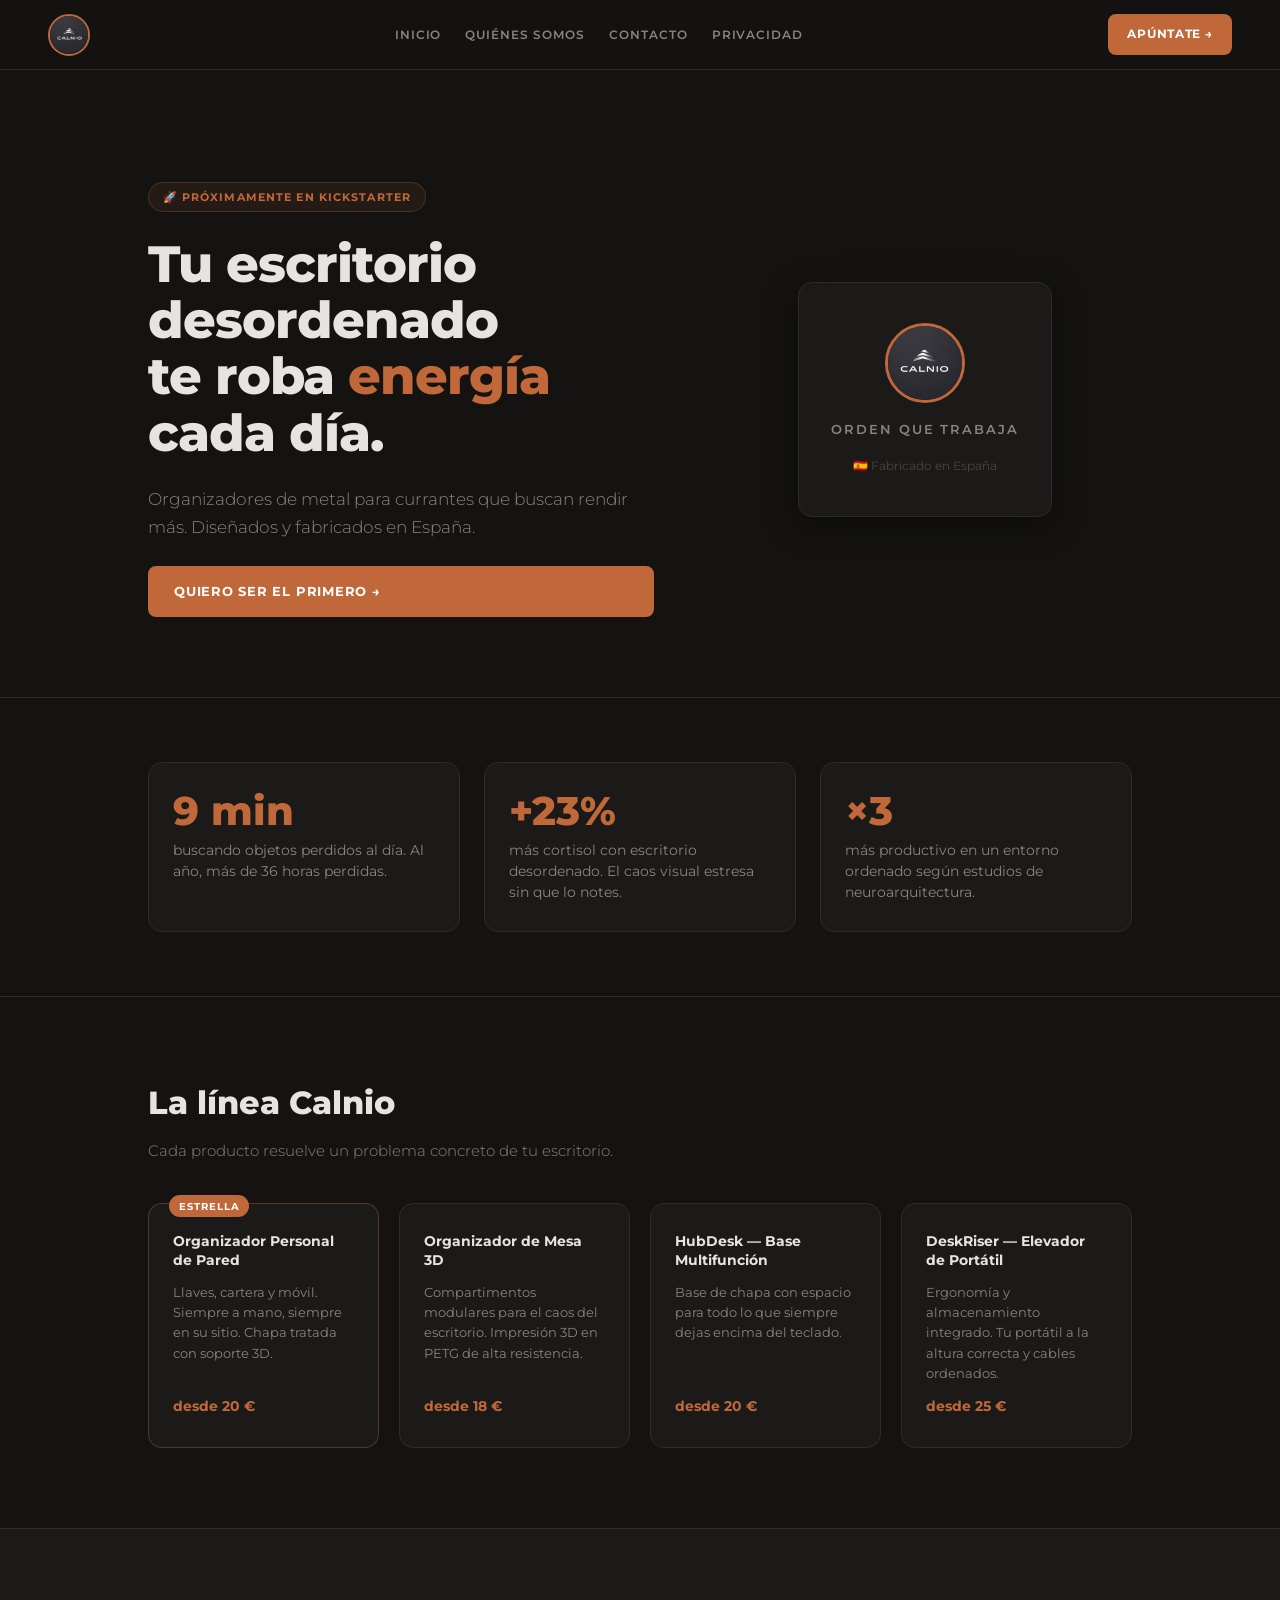
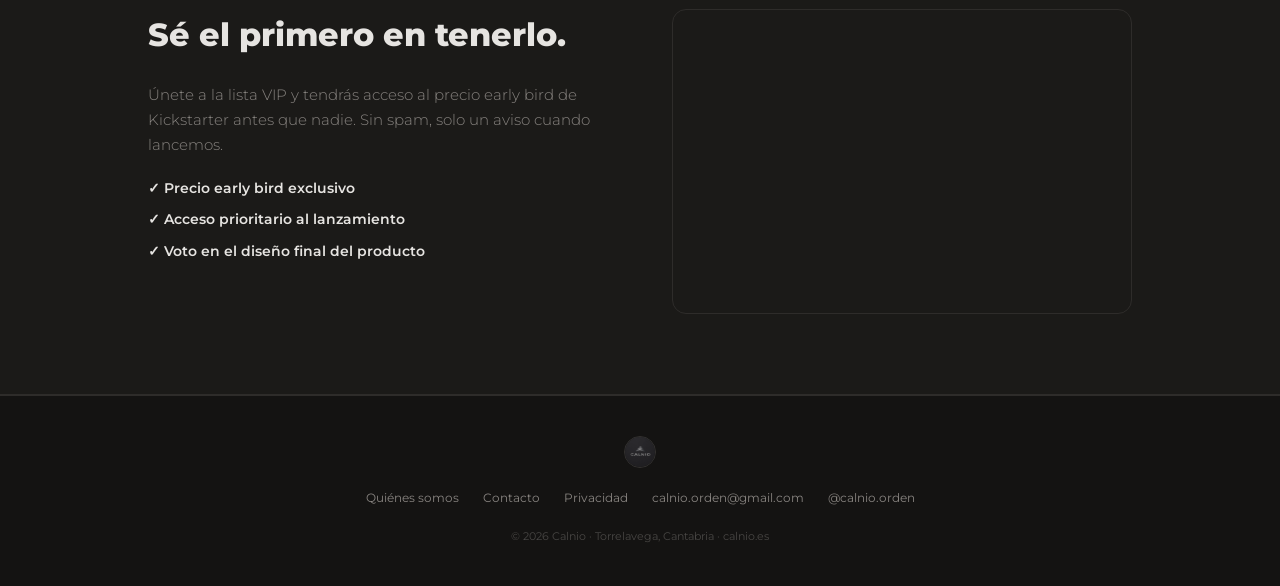
<file: index.html>
<!DOCTYPE html>
<html lang="es">
<head>
<meta charset="UTF-8">
<meta name="viewport" content="width=device-width, initial-scale=1.0">
<meta name="description" content="Calnio — Organizadores de metal para currantes que buscan rendir más. Fabricados en España. Próximamente en Kickstarter.">
<title>Calnio — Orden que trabaja</title>
<link rel="preconnect" href="https://fonts.googleapis.com">
<link rel="preconnect" href="https://fonts.gstatic.com" crossorigin>
<link href="https://fonts.googleapis.com/css2?family=Montserrat:wght@300;400;600;800&display=swap" rel="stylesheet">
<link rel="stylesheet" href="style.css">
<link rel="icon" href="favicon.svg" type="image/svg+xml">
</head>
<body>

<header class="nav">
  <a href="index.html" class="nav-logo">
    <img src="logo.jpg" alt="Calnio" class="nav-logo-img">
  </a>
  <nav class="nav-links">
    <a href="index.html">Inicio</a>
    <a href="quienes-somos.html">Quiénes somos</a>
    <a href="contacto.html">Contacto</a>
    <a href="privacidad.html">Privacidad</a>
  </nav>
  <a href="#lista" class="btn btn-primary btn-nav">Apúntate →</a>
</header>

<main>

<!-- HERO -->
<section class="hero">
  <div class="container hero-inner">
    <div class="hero-text">
      <div class="badge">🚀 Próximamente en Kickstarter</div>
      <h1>Tu escritorio desordenado<br>te roba <em>energía</em> cada día.</h1>
      <p class="subtitle">Organizadores de metal para currantes que buscan rendir más. Diseñados y fabricados en España.</p>
      <a href="#lista" class="btn btn-primary">Quiero ser el primero →</a>
    </div>
    <div class="hero-visual">
      <div class="brand-card">
        <img src="logo.jpg" alt="Calnio" class="brand-logo-big">
        <p class="brand-tagline">Orden que trabaja</p>
        <span class="brand-made">🇪🇸 Fabricado en España</span>
      </div>
    </div>
  </div>
</section>

<!-- ESTADÍSTICAS -->
<section class="stats">
  <div class="container stats-grid">
    <div class="stat-card">
      <span class="stat-num">9 min</span>
      <p>buscando objetos perdidos al día. Al año, más de 36 horas perdidas.</p>
    </div>
    <div class="stat-card">
      <span class="stat-num">+23%</span>
      <p>más cortisol con escritorio desordenado. El caos visual estresa sin que lo notes.</p>
    </div>
    <div class="stat-card">
      <span class="stat-num">×3</span>
      <p>más productivo en un entorno ordenado según estudios de neuroarquitectura.</p>
    </div>
  </div>
</section>

<!-- PRODUCTOS -->
<section class="products">
  <div class="container">
    <h2 class="section-title">La línea Calnio</h2>
    <p class="section-sub">Cada producto resuelve un problema concreto de tu escritorio.</p>
    <div class="products-grid">
      <div class="pcard featured">
        <div class="pcard-badge">Estrella</div>
        <h3>Organizador Personal de Pared</h3>
        <p>Llaves, cartera y móvil. Siempre a mano, siempre en su sitio. Chapa tratada con soporte 3D.</p>
        <span class="pcard-price">desde 20 €</span>
      </div>
      <div class="pcard">
        <h3>Organizador de Mesa 3D</h3>
        <p>Compartimentos modulares para el caos del escritorio. Impresión 3D en PETG de alta resistencia.</p>
        <span class="pcard-price">desde 18 €</span>
      </div>
      <div class="pcard">
        <h3>HubDesk — Base Multifunción</h3>
        <p>Base de chapa con espacio para todo lo que siempre dejas encima del teclado.</p>
        <span class="pcard-price">desde 20 €</span>
      </div>
      <div class="pcard">
        <h3>DeskRiser — Elevador de Portátil</h3>
        <p>Ergonomía y almacenamiento integrado. Tu portátil a la altura correcta y cables ordenados.</p>
        <span class="pcard-price">desde 25 €</span>
      </div>
    </div>
  </div>
</section>

<!-- LISTA DE ESPERA -->
<section class="waitlist" id="lista">
  <div class="container waitlist-inner">
    <div class="waitlist-text">
      <h2>Sé el primero en tenerlo.</h2>
      <p>Únete a la lista VIP y tendrás acceso al precio early bird de Kickstarter antes que nadie. Sin spam, solo un aviso cuando lancemos.</p>
      <ul class="perks">
        <li>✓ Precio early bird exclusivo</li>
        <li>✓ Acceso prioritario al lanzamiento</li>
        <li>✓ Voto en el diseño final del producto</li>
      </ul>
    </div>
    <div class="waitlist-form">
      <iframe width="540" height="305" src="https://7ec2761b.sibforms.com/serve/[base64]" frameborder="0" scrolling="auto" allowfullscreen style="display:block;margin-left:auto;margin-right:auto;max-width:100%;"></iframe>
    </div>
  </div>
</section>

</main>

<footer class="footer">
  <div class="container footer-inner">
    <img src="logo.jpg" alt="Calnio" class="footer-logo-img">
    <div class="footer-links">
      <a href="quienes-somos.html">Quiénes somos</a>
      <a href="contacto.html">Contacto</a>
      <a href="privacidad.html">Privacidad</a>
      <a href="mailto:calnio.orden@gmail.com">calnio.orden@gmail.com</a>
      <a href="https://instagram.com/calnio.orden" target="_blank" rel="noopener">@calnio.orden</a>
    </div>
    <p class="footer-copy">© 2026 Calnio · Torrelavega, Cantabria · calnio.es</p>
  </div>
</footer>

</body>
</html>
</file>
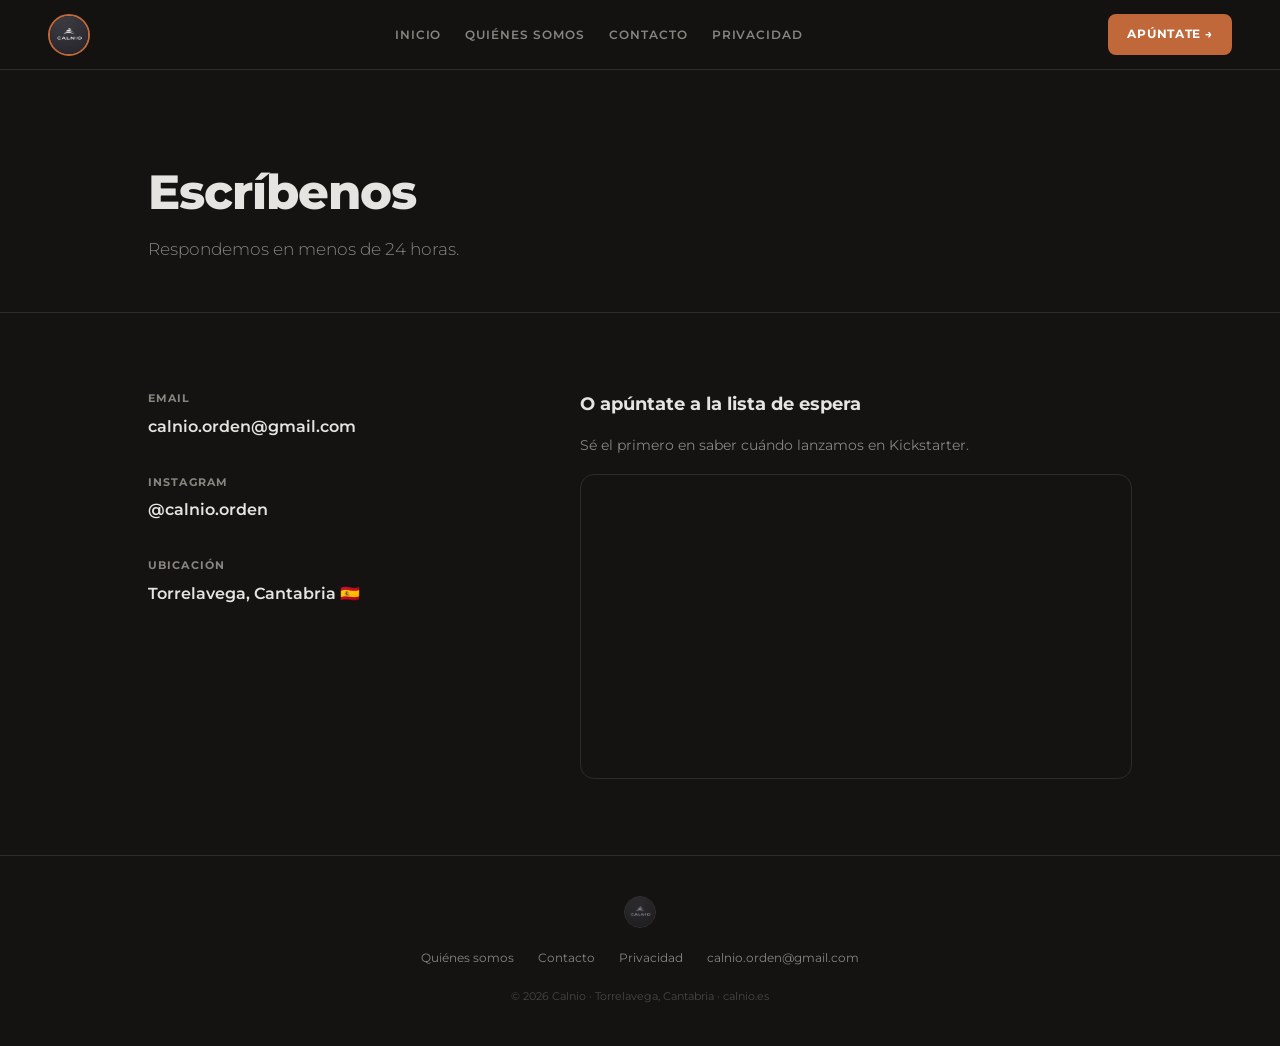
<file: contacto.html>
<!DOCTYPE html>
<html lang="es">
<head>
<meta charset="UTF-8">
<meta name="viewport" content="width=device-width, initial-scale=1.0">
<title>Contacto — Calnio</title>
<link rel="preconnect" href="https://fonts.googleapis.com">
<link rel="preconnect" href="https://fonts.gstatic.com" crossorigin>
<link href="https://fonts.googleapis.com/css2?family=Montserrat:wght@300;400;600;800&display=swap" rel="stylesheet">
<link rel="stylesheet" href="style.css">
<link rel="icon" href="favicon.svg" type="image/svg+xml">
</head>
<body>
<header class="nav">
  <a href="index.html" class="nav-logo"><img src="logo.jpg" alt="Calnio" class="nav-logo-img"></a>
  <nav class="nav-links">
    <a href="index.html">Inicio</a>
    <a href="quienes-somos.html">Quiénes somos</a>
    <a href="contacto.html">Contacto</a>
    <a href="privacidad.html">Privacidad</a>
  </nav>
  <a href="index.html#lista" class="btn btn-primary btn-nav">Apúntate →</a>
</header>
<main>
<section class="page-hero">
  <div class="container">
    <h1>Escríbenos</h1>
    <p class="subtitle">Respondemos en menos de 24 horas.</p>
  </div>
</section>
<section class="contact-content">
  <div class="container contact-grid">
    <div class="contact-info">
      <div class="contact-item">
        <span class="contact-label">Email</span>
        <a href="mailto:calnio.orden@gmail.com" class="contact-value">calnio.orden@gmail.com</a>
      </div>
      <div class="contact-item">
        <span class="contact-label">Instagram</span>
        <a href="https://instagram.com/calnio.orden" target="_blank" rel="noopener" class="contact-value">@calnio.orden</a>
      </div>
      <div class="contact-item">
        <span class="contact-label">Ubicación</span>
        <span class="contact-value">Torrelavega, Cantabria 🇪🇸</span>
      </div>
    </div>
    <div class="contact-form-block">
      <h2>O apúntate a la lista de espera</h2>
      <p>Sé el primero en saber cuándo lanzamos en Kickstarter.</p>
      <div class="iframe-wrap">
        <iframe width="540" height="305" src="https://7ec2761b.sibforms.com/serve/[base64]" frameborder="0" scrolling="auto" allowfullscreen style="display:block;margin-left:auto;margin-right:auto;max-width:100%;"></iframe>
      </div>
    </div>
  </div>
</section>
</main>
<footer class="footer">
  <div class="container footer-inner">
    <img src="logo.jpg" alt="Calnio" class="footer-logo-img">
    <div class="footer-links">
      <a href="quienes-somos.html">Quiénes somos</a>
      <a href="contacto.html">Contacto</a>
      <a href="privacidad.html">Privacidad</a>
      <a href="mailto:calnio.orden@gmail.com">calnio.orden@gmail.com</a>
    </div>
    <p class="footer-copy">© 2026 Calnio · Torrelavega, Cantabria · calnio.es</p>
  </div>
</footer>
</body>
</html>
</file>
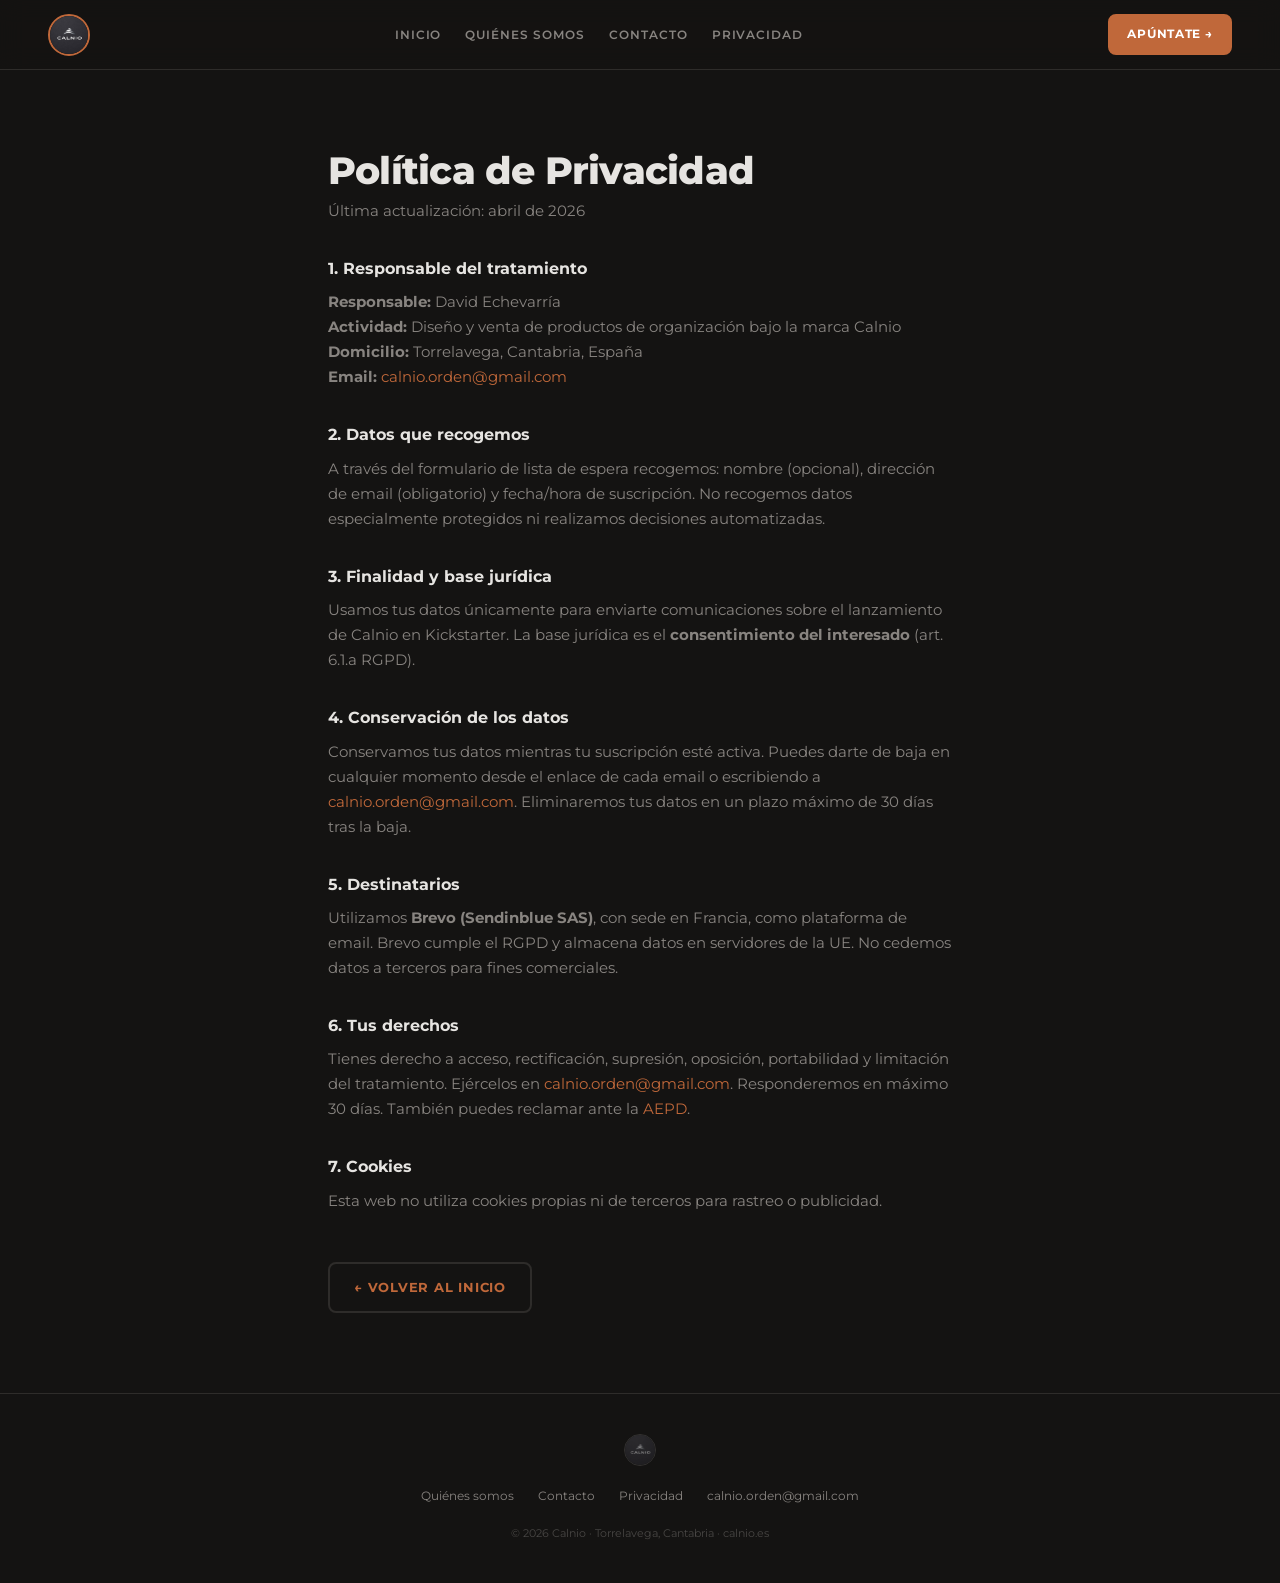
<file: privacidad.html>
<!DOCTYPE html>
<html lang="es">
<head>
<meta charset="UTF-8">
<meta name="viewport" content="width=device-width, initial-scale=1.0">
<title>Política de Privacidad — Calnio</title>
<link rel="preconnect" href="https://fonts.googleapis.com">
<link rel="preconnect" href="https://fonts.gstatic.com" crossorigin>
<link href="https://fonts.googleapis.com/css2?family=Montserrat:wght@300;400;600;800&display=swap" rel="stylesheet">
<link rel="stylesheet" href="style.css">
<link rel="icon" href="favicon.svg" type="image/svg+xml">
</head>
<body>
<header class="nav">
  <a href="index.html" class="nav-logo"><img src="logo.jpg" alt="Calnio" class="nav-logo-img"></a>
  <nav class="nav-links">
    <a href="index.html">Inicio</a>
    <a href="quienes-somos.html">Quiénes somos</a>
    <a href="contacto.html">Contacto</a>
    <a href="privacidad.html">Privacidad</a>
  </nav>
  <a href="index.html#lista" class="btn btn-primary btn-nav">Apúntate →</a>
</header>
<main>
<section class="legal">
  <div class="container container--narrow">
    <h1>Política de Privacidad</h1>
    <p class="legal-date">Última actualización: abril de 2026</p>

    <h2>1. Responsable del tratamiento</h2>
    <p><strong>Responsable:</strong> David Echevarría<br>
    <strong>Actividad:</strong> Diseño y venta de productos de organización bajo la marca Calnio<br>
    <strong>Domicilio:</strong> Torrelavega, Cantabria, España<br>
    <strong>Email:</strong> <a href="mailto:calnio.orden@gmail.com">calnio.orden@gmail.com</a></p>

    <h2>2. Datos que recogemos</h2>
    <p>A través del formulario de lista de espera recogemos: nombre (opcional), dirección de email (obligatorio) y fecha/hora de suscripción. No recogemos datos especialmente protegidos ni realizamos decisiones automatizadas.</p>

    <h2>3. Finalidad y base jurídica</h2>
    <p>Usamos tus datos únicamente para enviarte comunicaciones sobre el lanzamiento de Calnio en Kickstarter. La base jurídica es el <strong>consentimiento del interesado</strong> (art. 6.1.a RGPD).</p>

    <h2>4. Conservación de los datos</h2>
    <p>Conservamos tus datos mientras tu suscripción esté activa. Puedes darte de baja en cualquier momento desde el enlace de cada email o escribiendo a <a href="mailto:calnio.orden@gmail.com">calnio.orden@gmail.com</a>. Eliminaremos tus datos en un plazo máximo de 30 días tras la baja.</p>

    <h2>5. Destinatarios</h2>
    <p>Utilizamos <strong>Brevo (Sendinblue SAS)</strong>, con sede en Francia, como plataforma de email. Brevo cumple el RGPD y almacena datos en servidores de la UE. No cedemos datos a terceros para fines comerciales.</p>

    <h2>6. Tus derechos</h2>
    <p>Tienes derecho a acceso, rectificación, supresión, oposición, portabilidad y limitación del tratamiento. Ejércelos en <a href="mailto:calnio.orden@gmail.com">calnio.orden@gmail.com</a>. Responderemos en máximo 30 días. También puedes reclamar ante la <a href="https://www.aepd.es" target="_blank" rel="noopener">AEPD</a>.</p>

    <h2>7. Cookies</h2>
    <p>Esta web no utiliza cookies propias ni de terceros para rastreo o publicidad.</p>

    <div class="legal-back">
      <a href="index.html" class="btn btn-secondary">← Volver al inicio</a>
    </div>
  </div>
</section>
</main>
<footer class="footer">
  <div class="container footer-inner">
    <img src="logo.jpg" alt="Calnio" class="footer-logo-img">
    <div class="footer-links">
      <a href="quienes-somos.html">Quiénes somos</a>
      <a href="contacto.html">Contacto</a>
      <a href="privacidad.html">Privacidad</a>
      <a href="mailto:calnio.orden@gmail.com">calnio.orden@gmail.com</a>
    </div>
    <p class="footer-copy">© 2026 Calnio · Torrelavega, Cantabria · calnio.es</p>
  </div>
</footer>
</body>
</html>
</file>
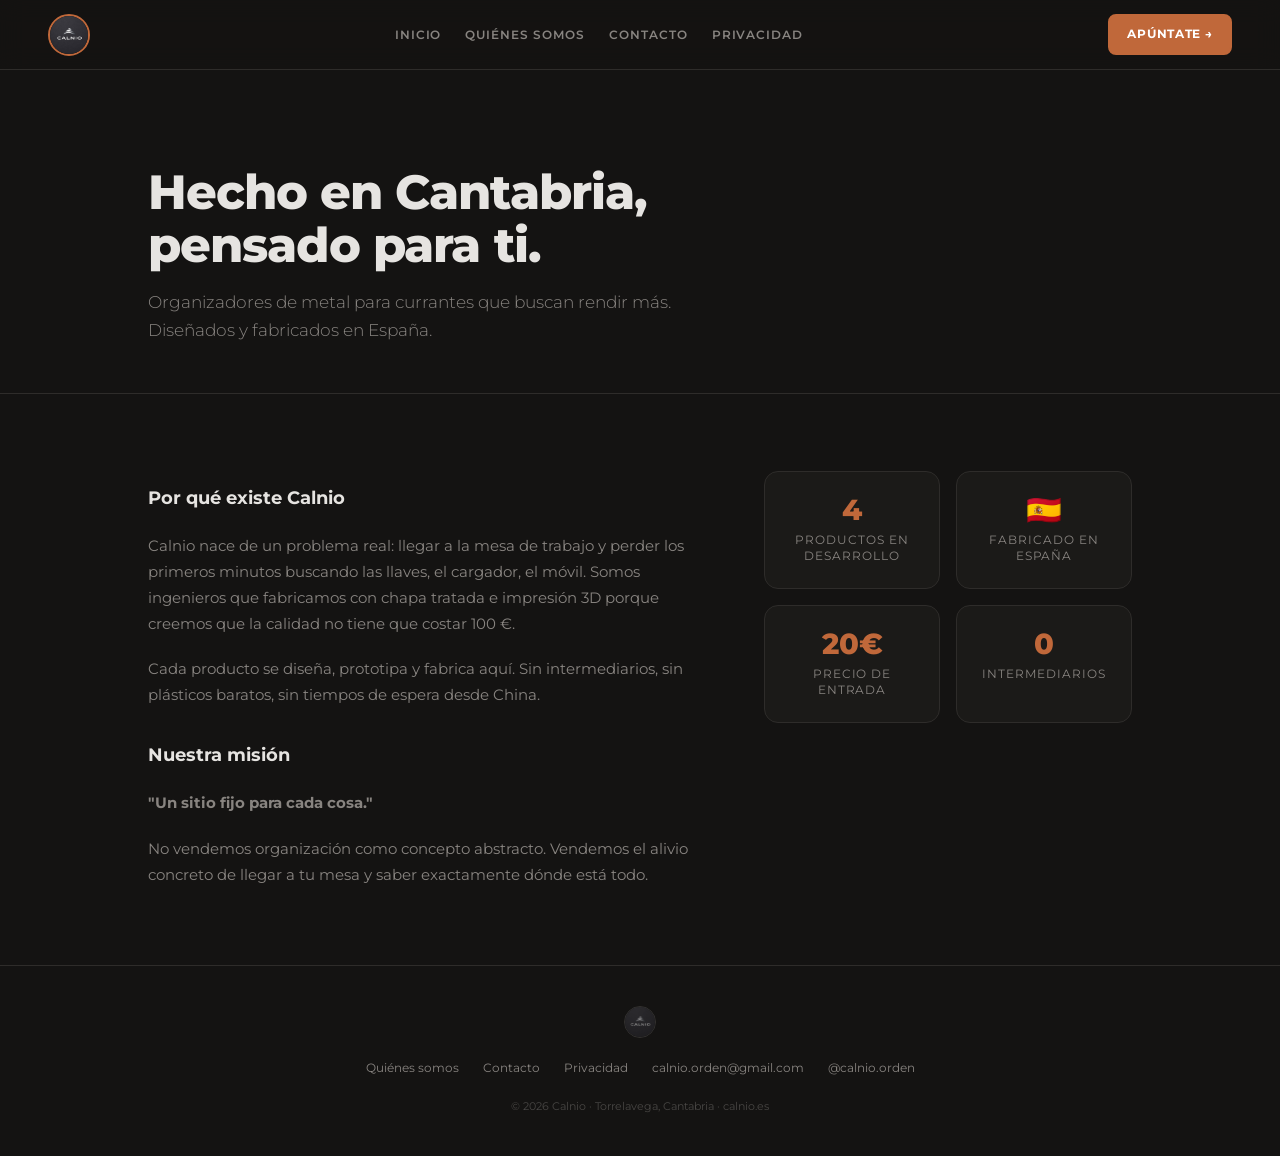
<file: quienes-somos.html>
<!DOCTYPE html>
<html lang="es">
<head>
<meta charset="UTF-8">
<meta name="viewport" content="width=device-width, initial-scale=1.0">
<title>Quiénes somos — Calnio</title>
<link rel="preconnect" href="https://fonts.googleapis.com">
<link rel="preconnect" href="https://fonts.gstatic.com" crossorigin>
<link href="https://fonts.googleapis.com/css2?family=Montserrat:wght@300;400;600;800&display=swap" rel="stylesheet">
<link rel="stylesheet" href="style.css">
<link rel="icon" href="favicon.svg" type="image/svg+xml">
</head>
<body>
<header class="nav">
  <a href="index.html" class="nav-logo"><img src="logo.jpg" alt="Calnio" class="nav-logo-img"></a>
  <nav class="nav-links">
    <a href="index.html">Inicio</a>
    <a href="quienes-somos.html">Quiénes somos</a>
    <a href="contacto.html">Contacto</a>
    <a href="privacidad.html">Privacidad</a>
  </nav>
  <a href="index.html#lista" class="btn btn-primary btn-nav">Apúntate →</a>
</header>
<main>
<section class="page-hero">
  <div class="container">
    <h1>Hecho en Cantabria,<br>pensado para ti.</h1>
    <p class="subtitle">Organizadores de metal para currantes que buscan rendir más. Diseñados y fabricados en España.</p>
  </div>
</section>
<section class="about-content">
  <div class="container about-grid">
    <div class="about-text">
      <h2>Por qué existe Calnio</h2>
      <p>Calnio nace de un problema real: llegar a la mesa de trabajo y perder los primeros minutos buscando las llaves, el cargador, el móvil. Somos ingenieros que fabricamos con chapa tratada e impresión 3D porque creemos que la calidad no tiene que costar 100 €.</p>
      <p>Cada producto se diseña, prototipa y fabrica aquí. Sin intermediarios, sin plásticos baratos, sin tiempos de espera desde China.</p>
      <h2>Nuestra misión</h2>
      <p><strong>"Un sitio fijo para cada cosa."</strong></p>
      <p>No vendemos organización como concepto abstracto. Vendemos el alivio concreto de llegar a tu mesa y saber exactamente dónde está todo.</p>
    </div>
    <div class="about-stats-block">
      <div class="about-stat"><span>4</span><p>Productos en desarrollo</p></div>
      <div class="about-stat"><span>🇪🇸</span><p>Fabricado en España</p></div>
      <div class="about-stat"><span>20€</span><p>Precio de entrada</p></div>
      <div class="about-stat"><span>0</span><p>Intermediarios</p></div>
    </div>
  </div>
</section>
</main>
<footer class="footer">
  <div class="container footer-inner">
    <img src="logo.jpg" alt="Calnio" class="footer-logo-img">
    <div class="footer-links">
      <a href="quienes-somos.html">Quiénes somos</a>
      <a href="contacto.html">Contacto</a>
      <a href="privacidad.html">Privacidad</a>
      <a href="mailto:calnio.orden@gmail.com">calnio.orden@gmail.com</a>
      <a href="https://instagram.com/calnio.orden" target="_blank" rel="noopener">@calnio.orden</a>
    </div>
    <p class="footer-copy">© 2026 Calnio · Torrelavega, Cantabria · calnio.es</p>
  </div>
</footer>
</body>
</html>
</file>
<file: style.css>
/* CALNIO — style.css */
:root {
  --bg:        #141312;
  --surface:   #1b1a18;
  --surface-2: #222120;
  --border:    #2e2c2a;
  --text:      #e6e4e1;
  --muted:     #888480;
  --faint:     #484644;
  --accent:    #c0683a;
  --accent-h:  #d0764a;
  --font:      'Montserrat', sans-serif;
  --radius:    0.5rem;
  --radius-lg: 0.875rem;
}

*, *::before, *::after { box-sizing: border-box; margin: 0; padding: 0; }
html { scroll-behavior: smooth; scroll-padding-top: 80px; -webkit-font-smoothing: antialiased; }
body { font-family: var(--font); font-size: 1rem; line-height: 1.65; color: var(--text); background: var(--bg); min-height: 100dvh; }
img { display: block; max-width: 100%; }
a { color: var(--accent); text-decoration: none; transition: color 180ms ease; }
a:hover { color: var(--accent-h); }
ul { list-style: none; }

.container { max-width: 1080px; margin-inline: auto; padding-inline: clamp(1.25rem, 5vw, 3rem); }
.container--narrow { max-width: 720px; }

/* Botones */
.btn { display: inline-flex; align-items: center; gap: 0.4rem; padding: 0.8rem 1.5rem; border-radius: var(--radius); font-size: 0.8rem; font-weight: 700; letter-spacing: 0.06em; text-transform: uppercase; border: 2px solid transparent; cursor: pointer; transition: background 180ms ease, border-color 180ms ease, transform 80ms ease; text-decoration: none; }
.btn-primary { background: var(--accent); color: #fff; border-color: var(--accent); }
.btn-primary:hover { background: var(--accent-h); border-color: var(--accent-h); color: #fff; }
.btn-primary:active { transform: scale(0.97); }
.btn-secondary { background: transparent; color: var(--text); border-color: var(--border); }
.btn-secondary:hover { border-color: var(--muted); color: var(--text); }
.btn-nav { font-size: 0.72rem; padding: 0.55rem 1.1rem; }

/* Nav */
.nav { position: sticky; top: 0; z-index: 100; display: flex; align-items: center; justify-content: space-between; gap: 1.5rem; padding: 0.85rem clamp(1.25rem, 5vw, 3rem); background: rgba(20,19,18,0.9); backdrop-filter: blur(12px); -webkit-backdrop-filter: blur(12px); border-bottom: 1px solid var(--border); }
.nav-logo { display: flex; align-items: center; }
.nav-logo-img { height: 42px; width: 42px; border-radius: 50%; object-fit: cover; border: 2px solid var(--accent); }
.nav-links { display: flex; gap: 1.5rem; }
.nav-links a { font-size: 0.75rem; font-weight: 600; letter-spacing: 0.08em; text-transform: uppercase; color: var(--muted); }
.nav-links a:hover { color: var(--text); }

/* Badge */
.badge { display: inline-flex; align-items: center; gap: 0.4rem; background: rgba(192,104,58,0.1); color: var(--accent); border: 1px solid rgba(192,104,58,0.25); border-radius: 999px; padding: 0.28rem 0.85rem; font-size: 0.7rem; font-weight: 700; letter-spacing: 0.1em; text-transform: uppercase; width: fit-content; }

/* Hero */
.hero { padding: clamp(4rem, 10vw, 7rem) 0 clamp(3rem, 7vw, 5rem); border-bottom: 1px solid var(--border); }
.hero-inner { display: grid; grid-template-columns: 1.1fr 0.9fr; gap: 4rem; align-items: center; }
.hero-text { display: flex; flex-direction: column; gap: 1.5rem; }
h1 { font-size: clamp(2rem, 4.5vw, 3.2rem); font-weight: 800; line-height: 1.1; letter-spacing: -0.02em; }
h1 em { font-style: normal; color: var(--accent); }
.subtitle { font-size: clamp(0.95rem, 2vw, 1.05rem); font-weight: 300; color: var(--muted); max-width: 50ch; line-height: 1.7; }

/* Brand card */
.hero-visual { display: flex; justify-content: center; }
.brand-card { background: var(--surface); border: 1px solid var(--border); border-radius: var(--radius-lg); padding: 2.5rem 2rem; display: flex; flex-direction: column; align-items: center; gap: 1rem; text-align: center; max-width: 260px; box-shadow: 0 8px 32px rgba(0,0,0,0.4); }
.brand-logo-big { height: 80px; width: 80px; border-radius: 50%; object-fit: cover; border: 3px solid var(--accent); }
.brand-tagline { font-size: 0.8rem; font-weight: 600; letter-spacing: 0.15em; text-transform: uppercase; color: var(--muted); }
.brand-made { font-size: 0.75rem; color: var(--faint); }

/* Stats */
.stats { padding: clamp(2.5rem, 6vw, 4rem) 0; border-bottom: 1px solid var(--border); }
.stats-grid { display: grid; grid-template-columns: repeat(3, 1fr); gap: 1.5rem; }
.stat-card { background: var(--surface); border: 1px solid var(--border); border-radius: var(--radius-lg); padding: 1.75rem 1.5rem; }
.stat-num { display: block; font-size: clamp(1.8rem, 3.5vw, 2.5rem); font-weight: 800; color: var(--accent); line-height: 1; margin-bottom: 0.6rem; }
.stat-card p { font-size: 0.85rem; color: var(--muted); line-height: 1.55; }

/* Secciones */
.section-title { font-size: clamp(1.4rem, 3vw, 2rem); font-weight: 800; margin-bottom: 0.5rem; }
.section-sub { font-size: 0.95rem; color: var(--muted); margin-bottom: 2.5rem; font-weight: 300; }
.products { padding: clamp(3rem, 7vw, 5rem) 0; border-bottom: 1px solid var(--border); }
.products-grid { display: grid; grid-template-columns: repeat(auto-fill, minmax(min(230px,100%), 1fr)); gap: 1.25rem; }
.pcard { background: var(--surface); border: 1px solid var(--border); border-radius: var(--radius-lg); padding: 1.75rem 1.5rem; display: flex; flex-direction: column; gap: 0.75rem; position: relative; transition: border-color 180ms ease, box-shadow 180ms ease; }
.pcard:hover { border-color: var(--faint); box-shadow: 0 8px 24px rgba(0,0,0,0.35); }
.pcard.featured { border-color: rgba(192,104,58,0.35); }
.pcard-badge { position: absolute; top: -0.6rem; left: 1.25rem; background: var(--accent); color: #fff; font-size: 0.62rem; font-weight: 700; letter-spacing: 0.1em; text-transform: uppercase; padding: 0.18rem 0.6rem; border-radius: 999px; }
.pcard h3 { font-size: 0.9rem; font-weight: 700; line-height: 1.3; }
.pcard p { font-size: 0.82rem; color: var(--muted); line-height: 1.55; flex: 1; }
.pcard-price { font-size: 0.9rem; font-weight: 700; color: var(--accent); }

/* Waitlist */
.waitlist { padding: clamp(3rem, 7vw, 5rem) 0; border-bottom: 1px solid var(--border); background: var(--surface); }
.waitlist-inner { display: grid; grid-template-columns: 1fr 1fr; gap: 4rem; align-items: start; }
.waitlist-text { display: flex; flex-direction: column; gap: 1.25rem; }
.waitlist-text h2 { font-size: clamp(1.4rem, 3vw, 2rem); font-weight: 800; }
.waitlist-text p { font-size: 0.95rem; color: var(--muted); line-height: 1.65; font-weight: 300; }
.perks { display: flex; flex-direction: column; gap: 0.5rem; }
.perks li { font-size: 0.88rem; font-weight: 600; }
.waitlist-form { display: flex; justify-content: center; align-items: flex-start; }
.waitlist-form iframe { border-radius: var(--radius-lg); border: 1px solid var(--border); width: 100%; max-width: 540px; }

/* Páginas internas */
.page-hero { padding: clamp(3.5rem, 8vw, 6rem) 0 clamp(2rem, 4vw, 3rem); border-bottom: 1px solid var(--border); }
.page-hero h1 { font-size: clamp(1.8rem, 4vw, 3rem); font-weight: 800; line-height: 1.1; margin-bottom: 1rem; }

/* Quiénes somos */
.about-content { padding: clamp(3rem, 6vw, 5rem) 0; }
.about-grid { display: grid; grid-template-columns: 1.2fr 0.8fr; gap: 4rem; align-items: start; }
.about-text { display: flex; flex-direction: column; gap: 1.25rem; }
.about-text h2 { font-size: 1.15rem; font-weight: 700; margin-top: 0.75rem; }
.about-text p { font-size: 0.95rem; color: var(--muted); line-height: 1.7; }
.about-stats-block { display: grid; grid-template-columns: 1fr 1fr; gap: 1rem; }
.about-stat { background: var(--surface); border: 1px solid var(--border); border-radius: var(--radius-lg); padding: 1.5rem 1rem; text-align: center; }
.about-stat span { display: block; font-size: 1.8rem; font-weight: 800; color: var(--accent); line-height: 1; margin-bottom: 0.5rem; }
.about-stat p { font-size: 0.75rem; color: var(--muted); text-transform: uppercase; letter-spacing: 0.08em; line-height: 1.3; }

/* Contacto */
.contact-content { padding: clamp(3rem, 6vw, 5rem) 0; }
.contact-grid { display: grid; grid-template-columns: 0.8fr 1.2fr; gap: 4rem; align-items: start; }
.contact-info { display: flex; flex-direction: column; gap: 2rem; }
.contact-item { display: flex; flex-direction: column; gap: 0.4rem; }
.contact-label { font-size: 0.7rem; font-weight: 700; letter-spacing: 0.1em; text-transform: uppercase; color: var(--muted); }
.contact-value { font-size: 1rem; font-weight: 600; color: var(--text); }
a.contact-value:hover { color: var(--accent); }
.contact-form-block { display: flex; flex-direction: column; gap: 1rem; }
.contact-form-block h2 { font-size: 1.1rem; font-weight: 700; }
.contact-form-block p { font-size: 0.88rem; color: var(--muted); }
.iframe-wrap iframe { border-radius: var(--radius-lg); border: 1px solid var(--border); width: 100%; }

/* Legal */
.legal { padding: clamp(3rem, 7vw, 5rem) 0; }
.legal h1 { font-size: clamp(1.6rem, 4vw, 2.4rem); font-weight: 800; margin-bottom: 0.4rem; }
.legal-date { font-size: 0.78rem; color: var(--muted); margin-bottom: 2.5rem; }
.legal h2 { font-size: 1rem; font-weight: 700; margin: 2rem 0 0.5rem; }
.legal p { font-size: 0.92rem; color: var(--muted); line-height: 1.7; margin-bottom: 0.75rem; }
.legal a { color: var(--accent); }
.legal-back { margin-top: 3rem; }

/* Footer */
.footer { padding: 2.5rem 0; border-top: 1px solid var(--border); }
.footer-inner { display: flex; flex-direction: column; align-items: center; gap: 1.25rem; text-align: center; }
.footer-logo-img { height: 32px; width: 32px; border-radius: 50%; object-fit: cover; border: 1.5px solid var(--faint); opacity: 0.6; }
.footer-links { display: flex; flex-wrap: wrap; justify-content: center; gap: 1.5rem; }
.footer-links a { font-size: 0.75rem; color: var(--muted); }
.footer-links a:hover { color: var(--text); }
.footer-copy { font-size: 0.68rem; color: var(--faint); }

/* Responsive */
@media (max-width: 768px) {
  .hero-inner, .waitlist-inner, .about-grid, .contact-grid { grid-template-columns: 1fr; gap: 2.5rem; }
  .hero-visual { display: none; }
  .stats-grid { grid-template-columns: 1fr; }
  .nav-links { display: none; }
  .btn-nav { display: none; }
}
@media (max-width: 480px) {
  .products-grid { grid-template-columns: 1fr; }
  .about-stats-block { grid-template-columns: 1fr 1fr; }
}
</file>
